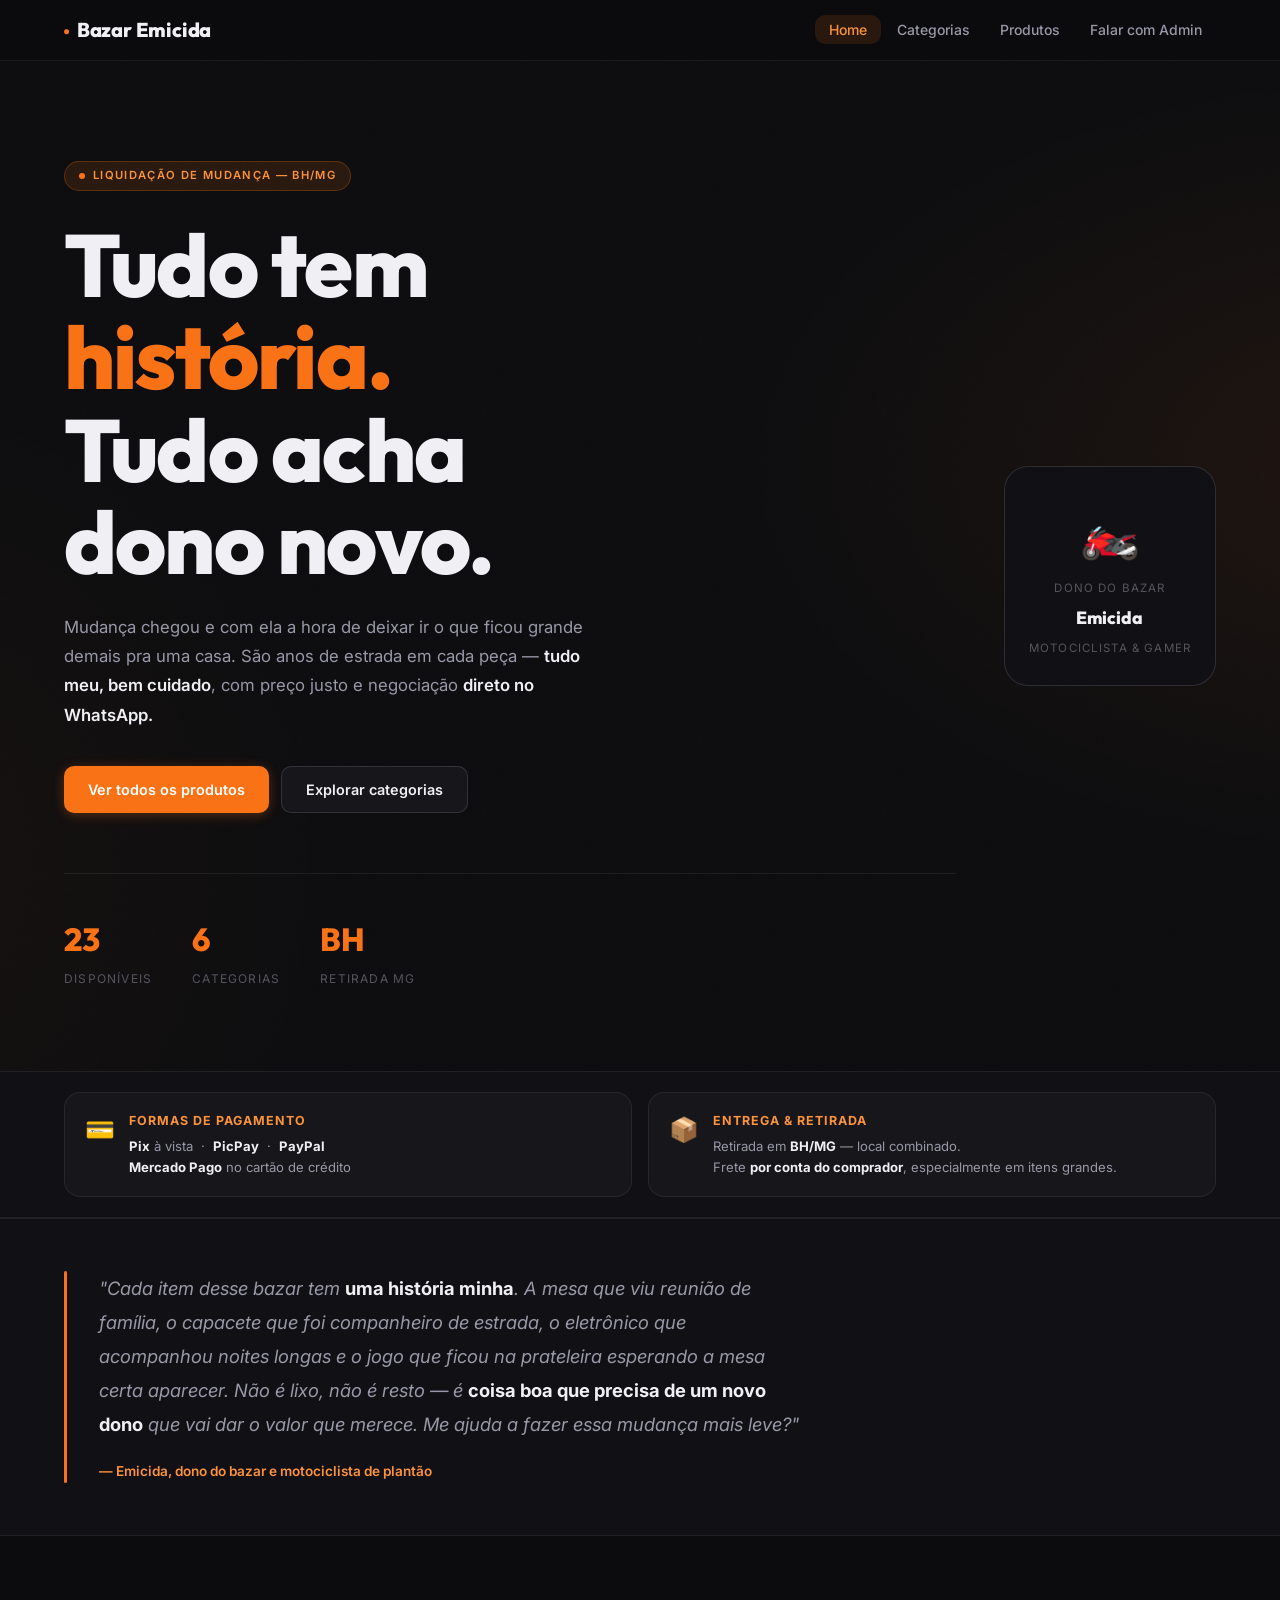
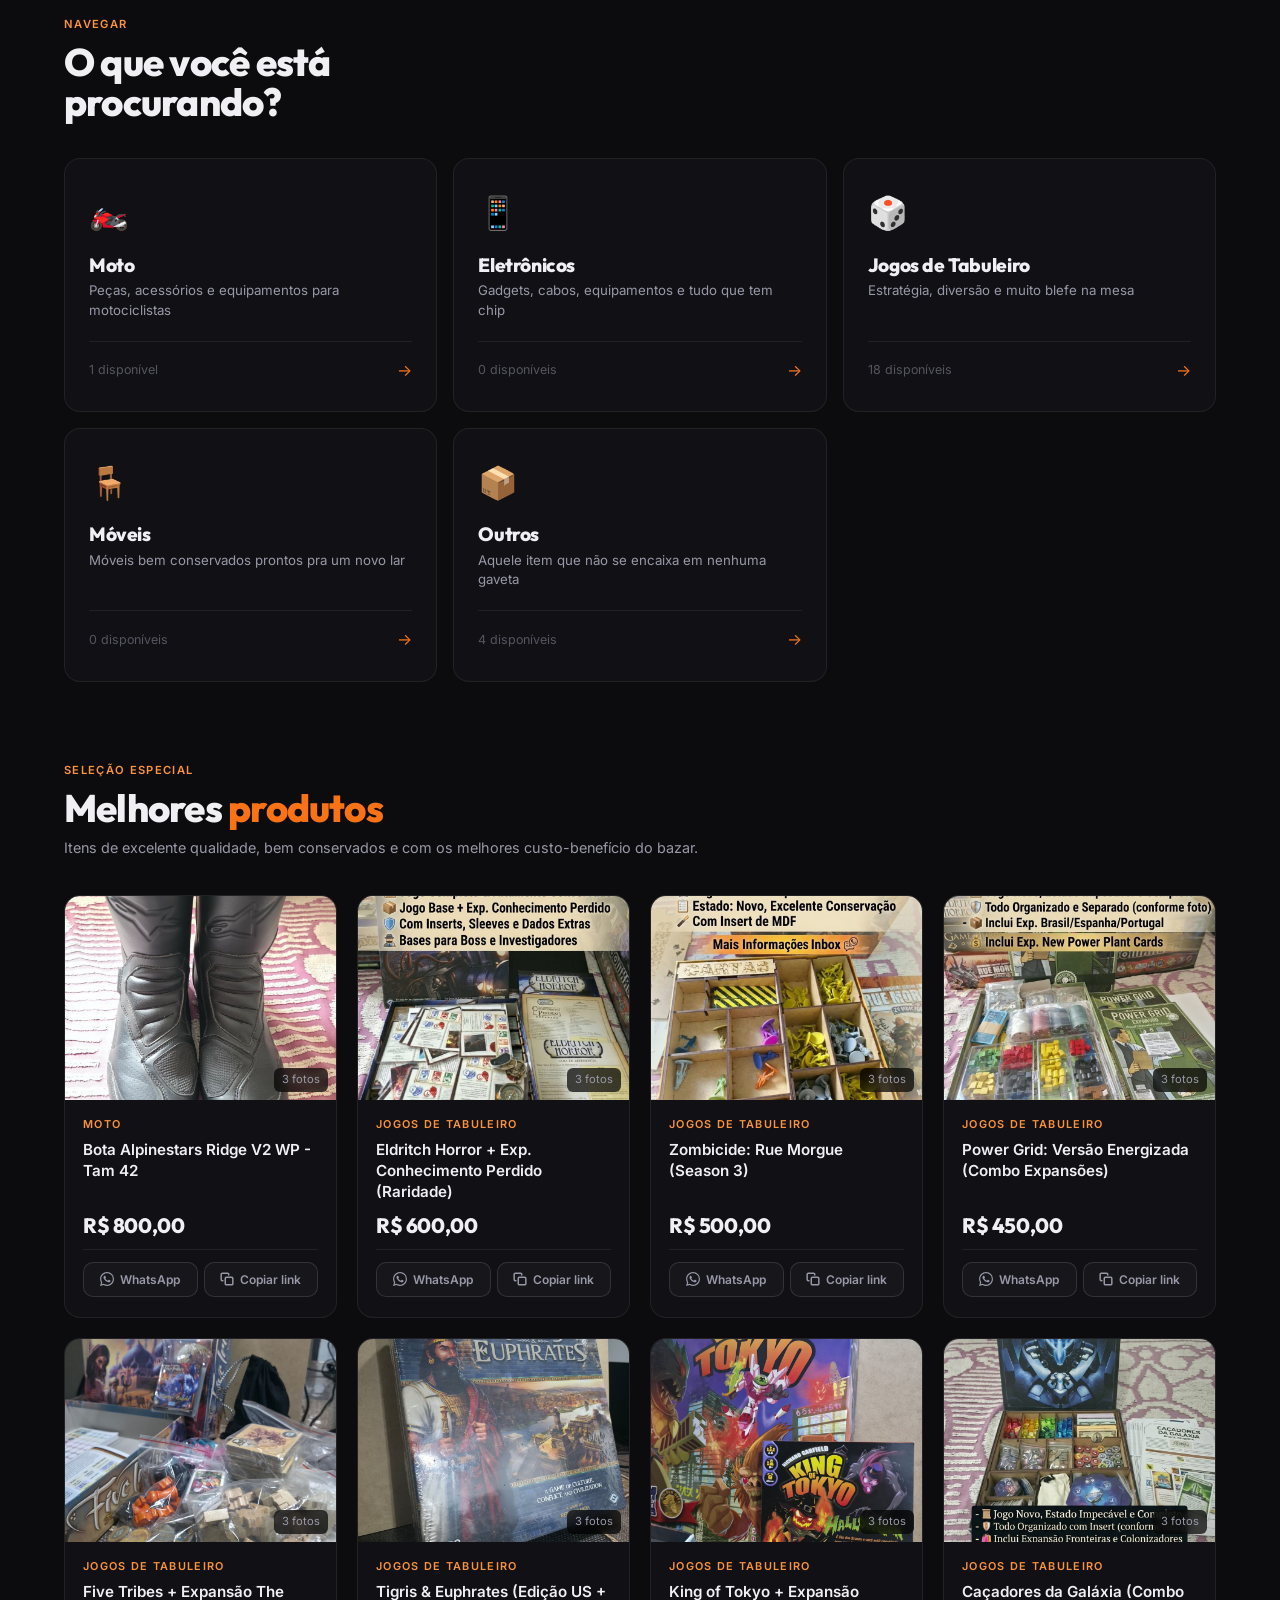
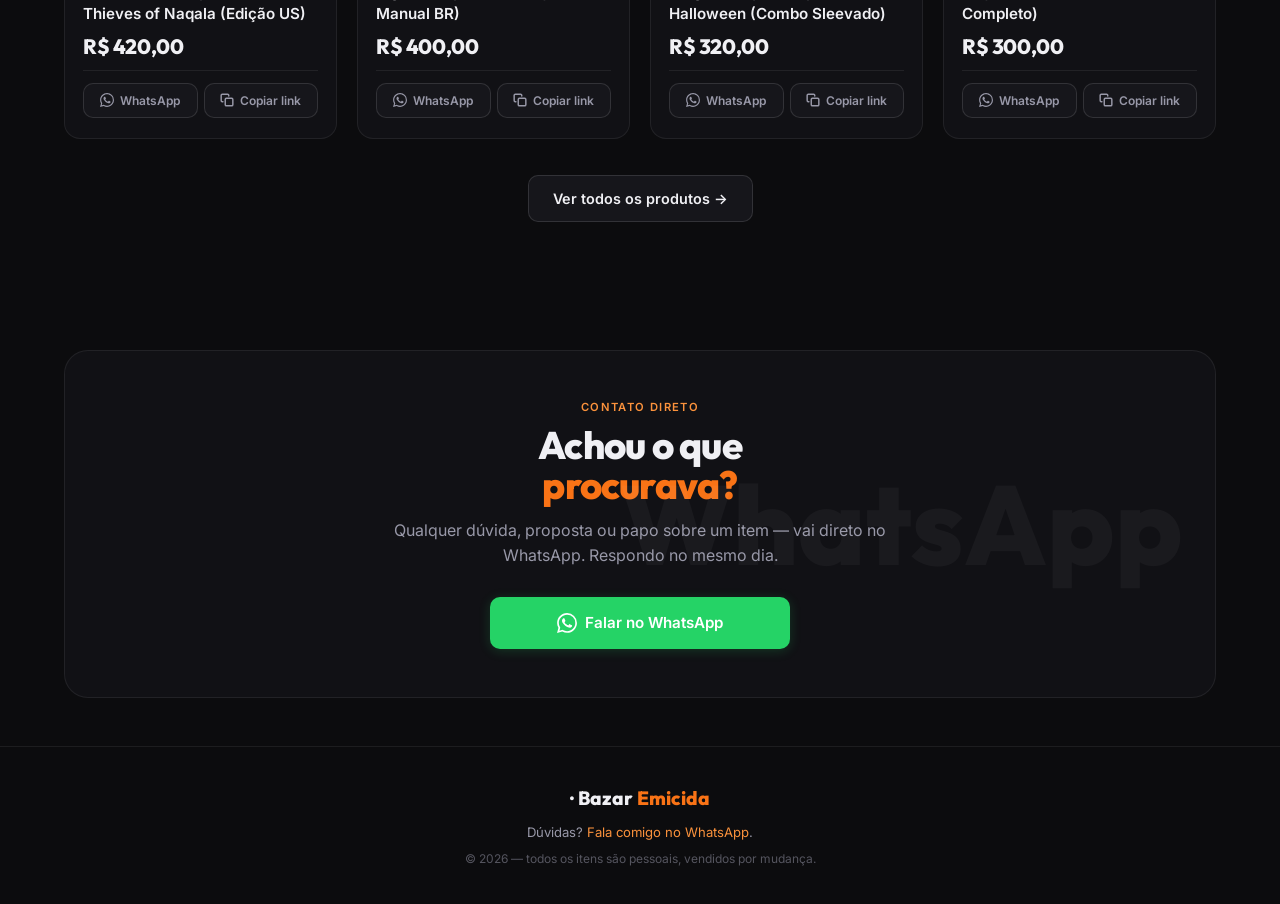
<file: index.html>
<!DOCTYPE html>
<html lang="pt-BR">
<head>
  <meta charset="UTF-8">
  <meta name="viewport" content="width=device-width, initial-scale=1.0">
  <title>Bazar Emicida — Tudo tem história, tudo acha dono novo</title>
  <meta name="description" content="Bazar de itens pessoais em ótimo estado. Mudança chegou, os preços são justos e a negociação é direto no WhatsApp.">
  <link rel="stylesheet" href="css/style.css">
</head>
<body>

<!-- ─── HERO ─────────────────────────────────────────────── -->
<section class="hero">
  <div class="container">
    <div class="hero-inner">
      <div>
        <div class="hero-eyebrow label-sm">Liquidação de mudança &mdash; BH/MG</div>
        <h1 class="hero-title display">
          Tudo tem<br><em>história.</em><br>Tudo acha<br>dono novo.
        </h1>
        <p class="hero-text">
          Mudança chegou e com ela a hora de deixar ir o que ficou grande demais
          pra uma casa. São anos de estrada em cada peça &mdash;
          <strong>tudo meu, bem cuidado</strong>, com preço justo e negociação
          <strong>direto no WhatsApp.</strong>
        </p>
        <div class="hero-cta">
          <a href="produtos.html" class="btn btn-primary">Ver todos os produtos</a>
          <a href="categorias.html" class="btn btn-ghost">Explorar categorias</a>
        </div>
        <div class="hero-stats">
          <div><span class="stat-n" id="statDisp">—</span><span class="stat-l">Disponíveis</span></div>
          <div><span class="stat-n">6</span><span class="stat-l">Categorias</span></div>
          <div><span class="stat-n">BH</span><span class="stat-l">Retirada MG</span></div>
        </div>
      </div>
      <div class="hero-badge" aria-hidden="true">
        <span class="hero-badge-icon">🏍️</span>
        <span class="hero-badge-text">Dono do bazar</span>
        <span class="hero-badge-name">Emicida</span>
        <span class="hero-badge-text">Motociclista &amp; gamer</span>
      </div>
    </div>
  </div>
</section>

<!-- ─── INFO STRIP ───────────────────────────────────────── -->
<div style="border-top:1px solid var(--line);border-bottom:1px solid var(--line);background:var(--bg1)">
  <div class="container" style="display:flex;gap:16px;padding-top:20px;padding-bottom:20px;flex-wrap:wrap">

    <div style="flex:1;min-width:240px;display:flex;align-items:flex-start;gap:14px;background:var(--bg2);border:1px solid var(--line);border-radius:var(--r2);padding:18px 20px">
      <span style="font-size:1.5rem;flex-shrink:0">💳</span>
      <div>
        <p style="font-size:0.78rem;font-weight:700;letter-spacing:.08em;text-transform:uppercase;color:var(--orange-txt);margin-bottom:5px">Formas de pagamento</p>
        <p style="font-size:0.82rem;color:var(--t2);line-height:1.6">
          <strong style="color:var(--t1)">Pix</strong> à vista &nbsp;·&nbsp;
          <strong style="color:var(--t1)">PicPay</strong> &nbsp;·&nbsp;
          <strong style="color:var(--t1)">PayPal</strong><br>
          <strong style="color:var(--t1)">Mercado Pago</strong> no cartão de crédito
        </p>
      </div>
    </div>

    <div style="flex:1;min-width:240px;display:flex;align-items:flex-start;gap:14px;background:var(--bg2);border:1px solid var(--line);border-radius:var(--r2);padding:18px 20px">
      <span style="font-size:1.5rem;flex-shrink:0">📦</span>
      <div>
        <p style="font-size:0.78rem;font-weight:700;letter-spacing:.08em;text-transform:uppercase;color:var(--orange-txt);margin-bottom:5px">Entrega &amp; Retirada</p>
        <p style="font-size:0.82rem;color:var(--t2);line-height:1.6">
          Retirada em <strong style="color:var(--t1)">BH/MG</strong> — local combinado.<br>
          Frete <strong style="color:var(--t1)">por conta do comprador</strong>, especialmente em itens grandes.
        </p>
      </div>
    </div>

  </div>
</div>

<!-- ─── HISTÓRIA ──────────────────────────────────────────── -->
<section class="historia">
  <div class="container">
    <div class="historia-inner">
      <div class="historia-accent"></div>
      <div class="historia-content">
        <blockquote>
          "Cada item desse bazar tem <strong>uma história minha</strong>. A mesa que viu reunião de família,
          o capacete que foi companheiro de estrada, o eletrônico que acompanhou noites longas
          e o jogo que ficou na prateleira esperando a mesa certa aparecer.
          Não é lixo, não é resto &mdash; é <strong>coisa boa que precisa de um novo dono</strong>
          que vai dar o valor que merece. Me ajuda a fazer essa mudança mais leve?"
        </blockquote>
        <p class="historia-sig">— Emicida, dono do bazar e motociclista de plantão</p>
      </div>
    </div>
  </div>
</section>

<!-- ─── CATEGORIAS ────────────────────────────────────────── -->
<section class="section">
  <div class="container">
    <div class="sh">
      <span class="sh-label label-sm">Navegar</span>
      <h2 class="sh-title display">O que você está<br>procurando?</h2>
    </div>
    <div class="grid-cats" id="listaCats"></div>
  </div>
</section>

<!-- ─── DESTAQUES ─────────────────────────────────────────── -->
<section class="section" style="padding-top:0">
  <div class="container">
    <div class="sh">
      <span class="sh-label label-sm">Seleção especial</span>
      <h2 class="sh-title display">Melhores <em style="font-style:normal;color:var(--orange)">produtos</em></h2>
      <p class="sh-sub">Itens de excelente qualidade, bem conservados e com os melhores custo-benefício do bazar.</p>
    </div>
    <div class="grid-auto" id="listaDestaques"></div>
    <div style="text-align:center;margin-top:36px">
      <a href="produtos.html" class="btn btn-ghost">Ver todos os produtos &rarr;</a>
    </div>
  </div>
</section>

<!-- ─── CTA ───────────────────────────────────────────────── -->
<section class="section-sm">
  <div class="container">
    <div class="banner" data-deco="WhatsApp">
      <div class="banner-center">
        <span class="sh-label label-sm" style="color:var(--orange-txt)">Contato direto</span>
        <h2 class="sh-title display" style="margin-top:8px">Achou o que<br><em style="font-style:normal;color:var(--orange)">procurava?</em></h2>
        <p>Qualquer dúvida, proposta ou papo sobre um item — vai direto no WhatsApp. Respondo no mesmo dia.</p>
        <a href="https://wa.me/5531988012741?text=Oi%2C+vim+do+Bazar+Emicida+e+quero+saber+mais!"
           target="_blank" rel="noopener"
           class="btn btn-wpp" style="max-width:300px;margin:0 auto">
          <svg width="20" height="20" viewBox="0 0 24 24" fill="currentColor"><path d="M17.472 14.382c-.297-.149-1.758-.867-2.03-.967-.273-.099-.471-.148-.67.15-.197.297-.767.966-.94 1.164-.173.199-.347.223-.644.075-.297-.15-1.255-.463-2.39-1.475-.883-.788-1.48-1.761-1.653-2.059-.173-.297-.018-.458.13-.606.134-.133.298-.347.446-.52.149-.174.198-.298.298-.497.099-.198.05-.371-.025-.52-.075-.149-.669-1.612-.916-2.207-.242-.579-.487-.5-.669-.51-.173-.008-.371-.01-.57-.01-.198 0-.52.074-.792.372-.272.297-1.04 1.016-1.04 2.479 0 1.462 1.065 2.875 1.213 3.074.149.198 2.096 3.2 5.077 4.487.709.306 1.262.489 1.694.625.712.227 1.36.195 1.871.118.571-.085 1.758-.719 2.006-1.413.248-.694.248-1.289.173-1.413-.074-.124-.272-.198-.57-.347m-5.421 7.403h-.004a9.87 9.87 0 01-5.031-1.378l-.361-.214-3.741.982.998-3.648-.235-.374a9.86 9.86 0 01-1.51-5.26c.001-5.45 4.436-9.884 9.888-9.884 2.64 0 5.122 1.03 6.988 2.898a9.825 9.825 0 012.893 6.994c-.003 5.45-4.437 9.884-9.885 9.884m8.413-18.297A11.815 11.815 0 0012.05 0C5.495 0 .16 5.335.157 11.892c0 2.096.547 4.142 1.588 5.945L.057 24l6.305-1.654a11.882 11.882 0 005.683 1.448h.005c6.554 0 11.89-5.335 11.893-11.893a11.821 11.821 0 00-3.48-8.413z"/></svg>
          Falar no WhatsApp
        </a>
      </div>
    </div>
  </div>
</section>

<script src="js/config.js"></script>
<script src="js/data.js"></script>
<script src="js/ui.js"></script>
<script>
  renderNavbar();
  renderFooter();

  // Categorias
  const listaCats = document.getElementById('listaCats');
  CONFIG.CATEGORIAS.forEach(cat => {
    const a = document.createElement('a');
    a.href = `produtos.html?categoria=${cat.id}`;
    a.className = 'card-cat';
    a.innerHTML = `
      <span class="card-cat-icon">${cat.icone}</span>
      <span class="card-cat-name display">${cat.nome}</span>
      <p class="card-cat-desc">${cat.descricao}</p>
      <div class="card-cat-footer">
        <span class="card-cat-count" id="count-${cat.id}">—</span>
        <span class="card-cat-arrow">&#8594;</span>
      </div>
    `;
    listaCats.appendChild(a);
  });

  // Produtos
  const listaDestaques = document.getElementById('listaDestaques');
  renderLoading(listaDestaques);

  fetchProdutos().then(todos => {
    const disp = todos.filter(isDisponivel);
    document.getElementById('statDisp').textContent = disp.length || '0';

    // Contador por categoria
    CONFIG.CATEGORIAS.forEach(cat => {
      const el = document.getElementById(`count-${cat.id}`);
      if (el) {
        const n = disp.filter(p => p.categoria === cat.id).length;
        el.textContent = `${n} disponíve${n !== 1 ? 'is' : 'l'}`;
      }
    });

    listaDestaques.innerHTML = '';
    const melhores = disp
      .sort((a, b) => parseFloat(b.preco) - parseFloat(a.preco))
      .slice(0, 8);
    if (!melhores.length) { renderVazio(listaDestaques, 'Nenhum item disponível no momento.'); return; }
    melhores.forEach(p => listaDestaques.appendChild(renderCardProduto(p)));
  });
</script>
</body>
</html>
</file>
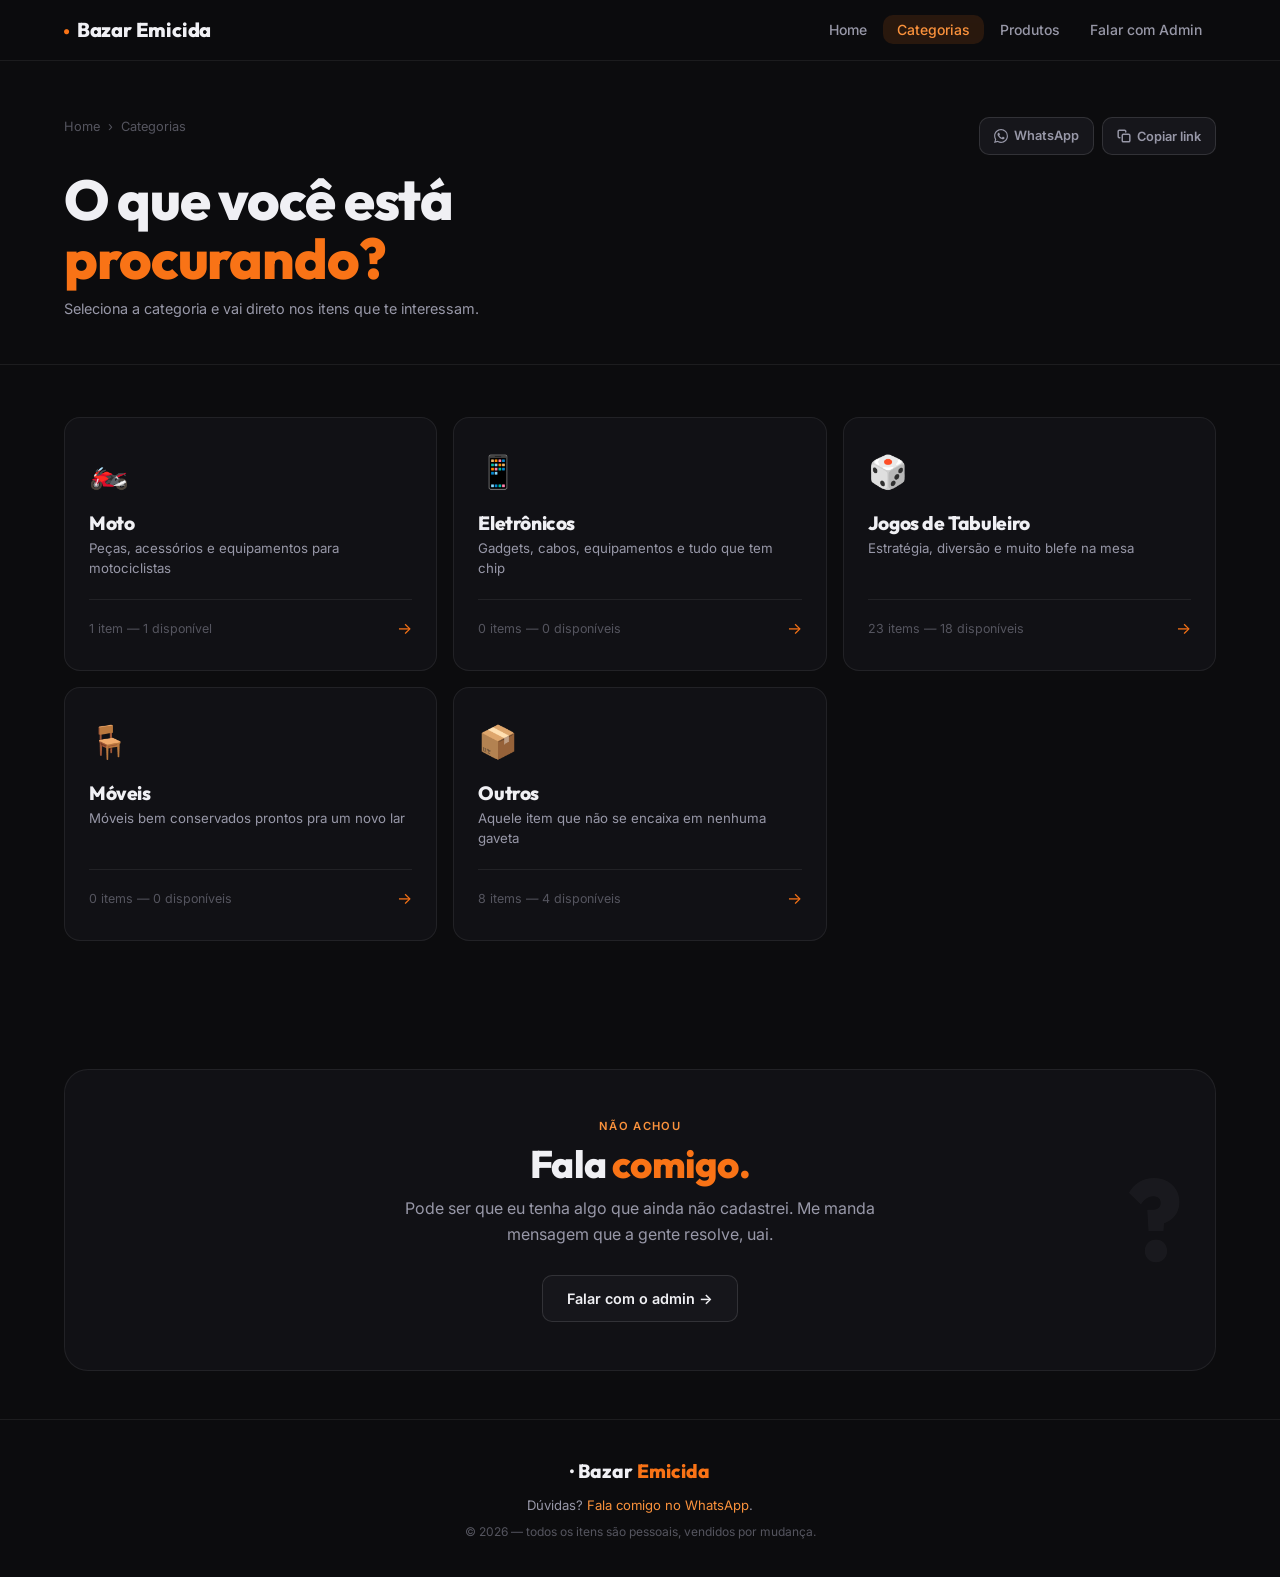
<file: categorias.html>
<!DOCTYPE html>
<html lang="pt-BR">
<head>
  <meta charset="UTF-8">
  <meta name="viewport" content="width=device-width, initial-scale=1.0">
  <title>Categorias — Bazar Emicida</title>
  <meta name="description" content="Navegue pelas categorias do Bazar Emicida: Motos, Eletrônicos, Jogos, Móveis, Casa e mais.">
  <link rel="stylesheet" href="css/style.css">
</head>
<body>
<div class="page-header">
  <div class="container">
    <div style="display:flex;align-items:flex-start;justify-content:space-between;gap:16px;flex-wrap:wrap">
      <nav class="breadcrumb">
        <a href="index.html">Home</a><span>&rsaquo;</span><span>Categorias</span>
      </nav>
      <div style="display:flex;gap:8px;flex-shrink:0">
        <a id="btnShareWpp" href="#" target="_blank" rel="noopener" class="share-btn wpp" style="padding:8px 14px;font-size:0.8rem">
          <svg width="14" height="14" viewBox="0 0 24 24" fill="currentColor"><path d="M17.472 14.382c-.297-.149-1.758-.867-2.03-.967-.273-.099-.471-.148-.67.15-.197.297-.767.966-.94 1.164-.173.199-.347.223-.644.075-.297-.15-1.255-.463-2.39-1.475-.883-.788-1.48-1.761-1.653-2.059-.173-.297-.018-.458.13-.606.134-.133.298-.347.446-.52.149-.174.198-.298.298-.497.099-.198.05-.371-.025-.52-.075-.149-.669-1.612-.916-2.207-.242-.579-.487-.5-.669-.51-.173-.008-.371-.01-.57-.01-.198 0-.52.074-.792.372-.272.297-1.04 1.016-1.04 2.479 0 1.462 1.065 2.875 1.213 3.074.149.198 2.096 3.2 5.077 4.487.709.306 1.262.489 1.694.625.712.227 1.36.195 1.871.118.571-.085 1.758-.719 2.006-1.413.248-.694.248-1.289.173-1.413-.074-.124-.272-.198-.57-.347m-5.421 7.403h-.004a9.87 9.87 0 01-5.031-1.378l-.361-.214-3.741.982.998-3.648-.235-.374a9.86 9.86 0 01-1.51-5.26c.001-5.45 4.436-9.884 9.888-9.884 2.64 0 5.122 1.03 6.988 2.898a9.825 9.825 0 012.893 6.994c-.003 5.45-4.437 9.884-9.885 9.884m8.413-18.297A11.815 11.815 0 0012.05 0C5.495 0 .16 5.335.157 11.892c0 2.096.547 4.142 1.588 5.945L.057 24l6.305-1.654a11.882 11.882 0 005.683 1.448h.005c6.554 0 11.89-5.335 11.893-11.893a11.821 11.821 0 00-3.48-8.413z"/></svg>
          <span>WhatsApp</span>
        </a>
        <button id="btnShareCopy" class="share-btn copy" style="padding:8px 14px;font-size:0.8rem">
          <svg width="14" height="14" viewBox="0 0 24 24" fill="none" stroke="currentColor" stroke-width="2.5" stroke-linecap="round" stroke-linejoin="round"><rect x="9" y="9" width="13" height="13" rx="2"/><path d="M5 15H4a2 2 0 01-2-2V4a2 2 0 012-2h9a2 2 0 012 2v1"/></svg>
          <span>Copiar link</span>
        </button>
      </div>
    </div>
    <h1 class="sh-title display" style="font-size:clamp(2rem,6vw,3.5rem);margin-top:16px">O que você está<br><em style="font-style:normal;color:var(--orange)">procurando?</em></h1>
    <p class="sh-sub" style="margin-top:8px">Seleciona a categoria e vai direto nos itens que te interessam.</p>
  </div>
</div>

<section class="section" style="padding-top:0">
  <div class="container">
    <div class="grid-cats" id="listaCats"></div>
  </div>
</section>

<section class="section-sm">
  <div class="container">
    <div class="banner" data-deco="?">
      <div class="banner-center">
        <span class="sh-label label-sm" style="color:var(--orange-txt)">Não achou</span>
        <h2 class="sh-title display" style="margin-top:8px">Fala <em style="font-style:normal;color:var(--orange)">comigo.</em></h2>
        <p>Pode ser que eu tenha algo que ainda não cadastrei. Me manda mensagem que a gente resolve, uai.</p>
        <a href="contato.html" class="btn btn-ghost" style="margin:0 auto">Falar com o admin &rarr;</a>
      </div>
    </div>
  </div>
</section>

<script src="js/config.js"></script>
<script src="js/data.js"></script>
<script src="js/ui.js"></script>
<script>
  renderNavbar();
  renderFooter();

  const PAGE_URL = 'https://rabsouza.github.io/bazar_emicida/categorias.html';

  // WhatsApp
  const msg = `🏍️ *Bazar Emicida — Liquidação de Mudança!*\n\nEstou vendendo itens pessoais bem conservados com preço justo: jogos de tabuleiro raros, equipamentos de moto, eletrônicos, móveis e muito mais!\n\n✅ Tudo meu e bem cuidado\n✅ Preço justo e negociável\n✅ Pix, PicPay, PayPal ou cartão\n📍 Retirada em BH/MG\n\n👇 Dá uma olhada e me chama se gostar de algo!\n${PAGE_URL}`;
  document.getElementById('btnShareWpp').href = `https://wa.me/?text=${encodeURIComponent(msg)}`;

  // Copiar link
  document.getElementById('btnShareCopy').addEventListener('click', function () {
    navigator.clipboard.writeText(PAGE_URL).then(() => {
      const span = this.querySelector('span');
      this.classList.add('copiado');
      span.textContent = 'Copiado!';
      // toast
      let toast = document.getElementById('_toast');
      if (!toast) { toast = document.createElement('div'); toast.className = 'toast'; toast.id = '_toast'; document.body.appendChild(toast); }
      toast.textContent = 'Link copiado — cola no Instagram Stories 🔗';
      toast.classList.add('show');
      setTimeout(() => { toast.classList.remove('show'); this.classList.remove('copiado'); span.textContent = 'Copiar link'; }, 2500);
    });
  });

  const lista = document.getElementById('listaCats');

  fetchProdutos().then(todos => {
    CONFIG.CATEGORIAS.forEach(cat => {
      const total = todos.filter(p => p.categoria === cat.id).length;
      const disp  = todos.filter(p => p.categoria === cat.id && isDisponivel(p)).length;

      const a = document.createElement('a');
      a.href = `produtos.html?categoria=${cat.id}`;
      a.className = 'card-cat';
      a.innerHTML = `
        <span class="card-cat-icon">${cat.icone}</span>
        <span class="card-cat-name display">${cat.nome}</span>
        <p class="card-cat-desc">${cat.descricao}</p>
        <div class="card-cat-footer">
          <span class="card-cat-count">${total} item${total !== 1 ? 's' : ''} &mdash; ${disp} disponíve${disp !== 1 ? 'is' : 'l'}</span>
          <span class="card-cat-arrow">&#8594;</span>
        </div>
      `;
      lista.appendChild(a);
    });
  });
</script>
</body>
</html>
</file>
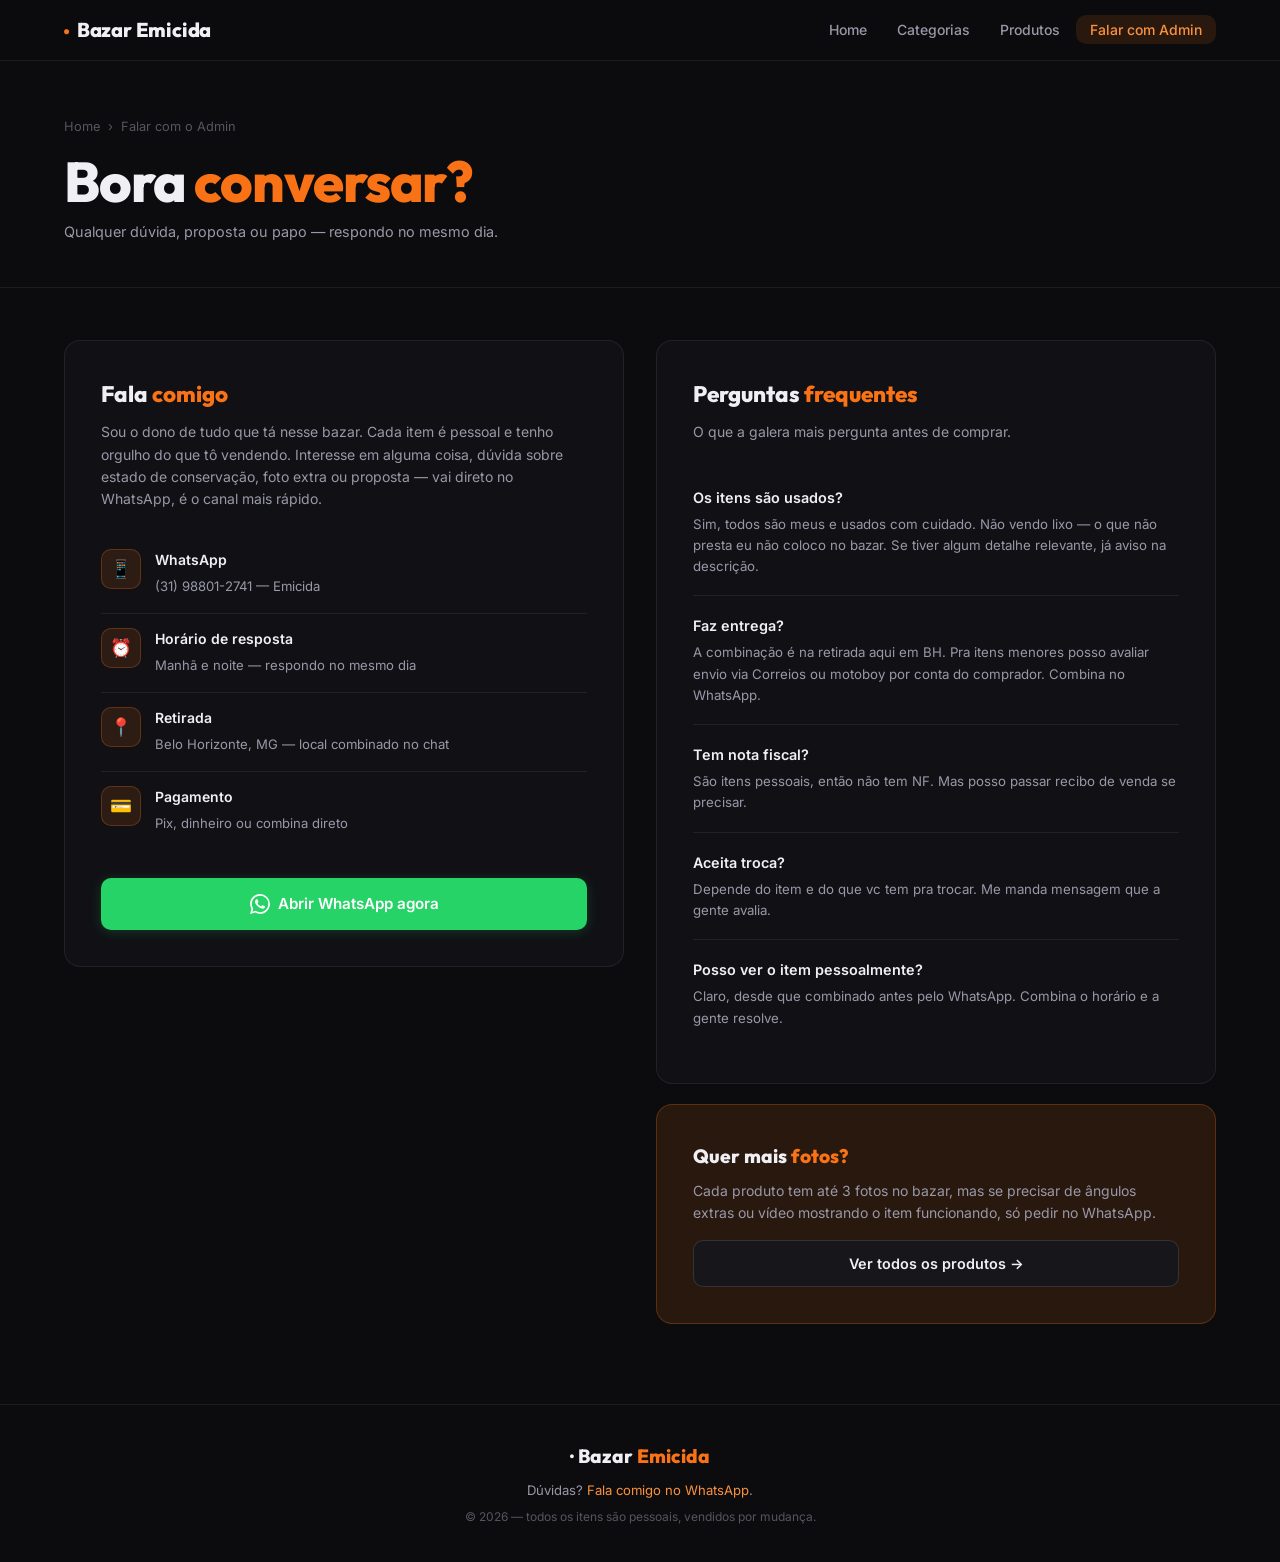
<file: contato.html>
<!DOCTYPE html>
<html lang="pt-BR">
<head>
  <meta charset="UTF-8">
  <meta name="viewport" content="width=device-width, initial-scale=1.0">
  <title>Falar com o Admin — Bazar Emicida</title>
  <meta name="description" content="Dúvidas sobre algum item? Fala direto com o dono do bazar pelo WhatsApp.">
  <link rel="stylesheet" href="css/style.css">
</head>
<body>
<div class="page-header">
  <div class="container">
    <nav class="breadcrumb">
      <a href="index.html">Home</a><span>&rsaquo;</span><span>Falar com o Admin</span>
    </nav>
    <h1 class="sh-title display" style="font-size:clamp(2rem,6vw,3.5rem)">Bora <em style="font-style:normal;color:var(--orange)">conversar?</em></h1>
    <p class="sh-sub" style="margin-top:8px">Qualquer dúvida, proposta ou papo — respondo no mesmo dia.</p>
  </div>
</div>

<section class="section" style="padding-top:0">
  <div class="container">
    <div class="contato-grid">

      <!-- Card contato -->
      <div class="ccard">
        <h2 class="ccard-title">Fala <em>comigo</em></h2>
        <p class="ccard-sub">
          Sou o dono de tudo que tá nesse bazar. Cada item é pessoal e tenho orgulho
          do que tô vendendo. Interesse em alguma coisa, dúvida sobre estado de conservação,
          foto extra ou proposta — vai direto no WhatsApp, é o canal mais rápido.
        </p>

        <div class="citem">
          <div class="citem-icon">📱</div>
          <div class="citem-info">
            <strong>WhatsApp</strong>
            <span>(31) 98801-2741 — Emicida</span>
          </div>
        </div>
        <div class="citem">
          <div class="citem-icon">⏰</div>
          <div class="citem-info">
            <strong>Horário de resposta</strong>
            <span>Manhã e noite — respondo no mesmo dia</span>
          </div>
        </div>
        <div class="citem">
          <div class="citem-icon">📍</div>
          <div class="citem-info">
            <strong>Retirada</strong>
            <span>Belo Horizonte, MG — local combinado no chat</span>
          </div>
        </div>
        <div class="citem">
          <div class="citem-icon">💳</div>
          <div class="citem-info">
            <strong>Pagamento</strong>
            <span>Pix, dinheiro ou combina direto</span>
          </div>
        </div>

        <a href="https://wa.me/5531988012741?text=Oi%2C+vim+do+Bazar+Emicida+e+tenho+uma+d%C3%BAvida!"
           target="_blank" rel="noopener"
           class="btn btn-wpp" style="margin-top:28px">
          <svg width="20" height="20" viewBox="0 0 24 24" fill="currentColor"><path d="M17.472 14.382c-.297-.149-1.758-.867-2.03-.967-.273-.099-.471-.148-.67.15-.197.297-.767.966-.94 1.164-.173.199-.347.223-.644.075-.297-.15-1.255-.463-2.39-1.475-.883-.788-1.48-1.761-1.653-2.059-.173-.297-.018-.458.13-.606.134-.133.298-.347.446-.52.149-.174.198-.298.298-.497.099-.198.05-.371-.025-.52-.075-.149-.669-1.612-.916-2.207-.242-.579-.487-.5-.669-.51-.173-.008-.371-.01-.57-.01-.198 0-.52.074-.792.372-.272.297-1.04 1.016-1.04 2.479 0 1.462 1.065 2.875 1.213 3.074.149.198 2.096 3.2 5.077 4.487.709.306 1.262.489 1.694.625.712.227 1.36.195 1.871.118.571-.085 1.758-.719 2.006-1.413.248-.694.248-1.289.173-1.413-.074-.124-.272-.198-.57-.347m-5.421 7.403h-.004a9.87 9.87 0 01-5.031-1.378l-.361-.214-3.741.982.998-3.648-.235-.374a9.86 9.86 0 01-1.51-5.26c.001-5.45 4.436-9.884 9.888-9.884 2.64 0 5.122 1.03 6.988 2.898a9.825 9.825 0 012.893 6.994c-.003 5.45-4.437 9.884-9.885 9.884m8.413-18.297A11.815 11.815 0 0012.05 0C5.495 0 .16 5.335.157 11.892c0 2.096.547 4.142 1.588 5.945L.057 24l6.305-1.654a11.882 11.882 0 005.683 1.448h.005c6.554 0 11.89-5.335 11.893-11.893a11.821 11.821 0 00-3.48-8.413z"/></svg>
          Abrir WhatsApp agora
        </a>
      </div>

      <!-- FAQ -->
      <div style="display:flex;flex-direction:column;gap:20px">
        <div class="ccard">
          <h2 class="ccard-title">Perguntas <em>frequentes</em></h2>
          <p class="ccard-sub">O que a galera mais pergunta antes de comprar.</p>

          <div class="faq-item">
            <p class="faq-q">Os itens são usados?</p>
            <p class="faq-a">Sim, todos são meus e usados com cuidado. Não vendo lixo — o que não presta eu não coloco no bazar. Se tiver algum detalhe relevante, já aviso na descrição.</p>
          </div>
          <div class="faq-item">
            <p class="faq-q">Faz entrega?</p>
            <p class="faq-a">A combinação é na retirada aqui em BH. Pra itens menores posso avaliar envio via Correios ou motoboy por conta do comprador. Combina no WhatsApp.</p>
          </div>
          <div class="faq-item">
            <p class="faq-q">Tem nota fiscal?</p>
            <p class="faq-a">São itens pessoais, então não tem NF. Mas posso passar recibo de venda se precisar.</p>
          </div>
          <div class="faq-item">
            <p class="faq-q">Aceita troca?</p>
            <p class="faq-a">Depende do item e do que vc tem pra trocar. Me manda mensagem que a gente avalia.</p>
          </div>
          <div class="faq-item">
            <p class="faq-q">Posso ver o item pessoalmente?</p>
            <p class="faq-a">Claro, desde que combinado antes pelo WhatsApp. Combina o horário e a gente resolve.</p>
          </div>
        </div>

        <div class="ccard" style="background:var(--orange-dim);border-color:var(--orange-mid)">
          <h3 class="ccard-title" style="font-size:1.2rem">Quer mais <em>fotos?</em></h3>
          <p class="ccard-sub" style="margin-bottom:16px">Cada produto tem até 3 fotos no bazar, mas se precisar de ângulos extras ou vídeo mostrando o item funcionando, só pedir no WhatsApp.</p>
          <a href="produtos.html" class="btn btn-ghost" style="width:100%;justify-content:center">Ver todos os produtos &rarr;</a>
        </div>
      </div>

    </div>
  </div>
</section>

<script src="js/config.js"></script>
<script src="js/data.js"></script>
<script src="js/ui.js"></script>
<script>
  renderNavbar();
  renderFooter();
</script>
</body>
</html>
</file>
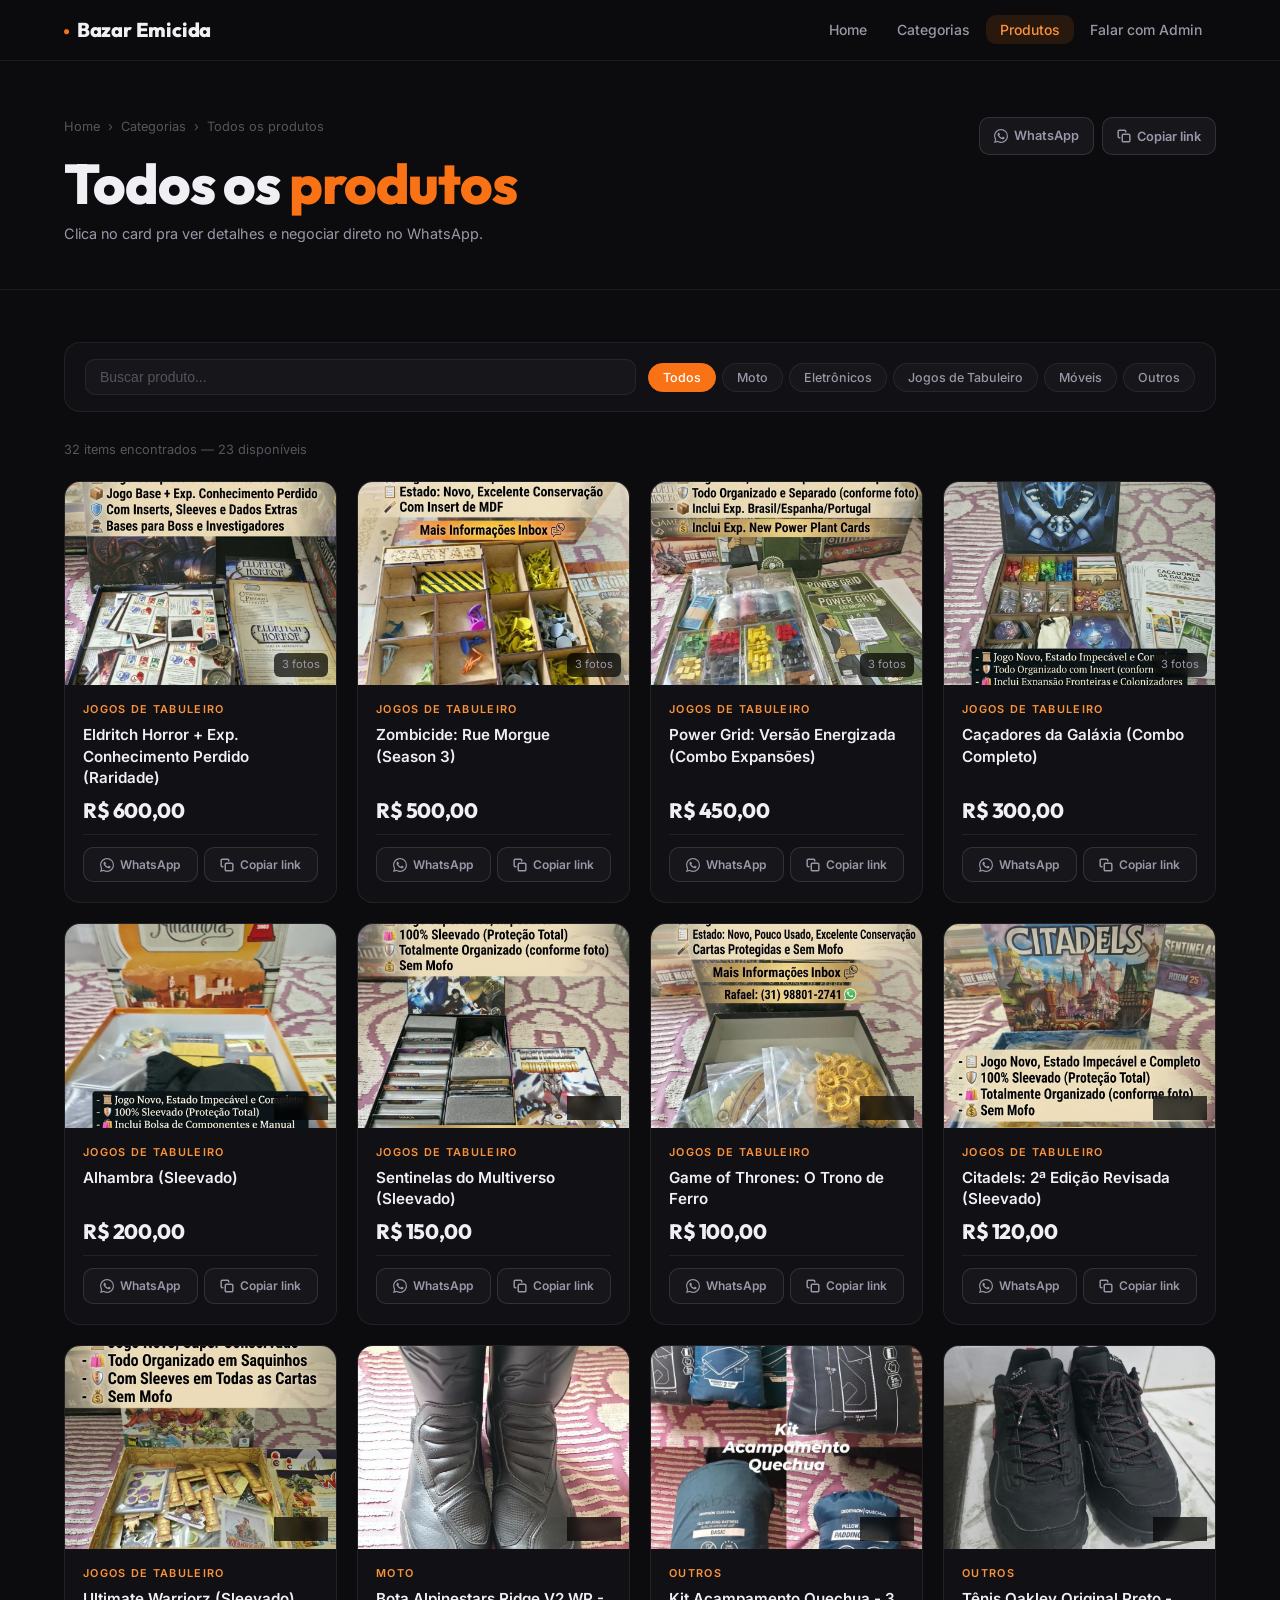
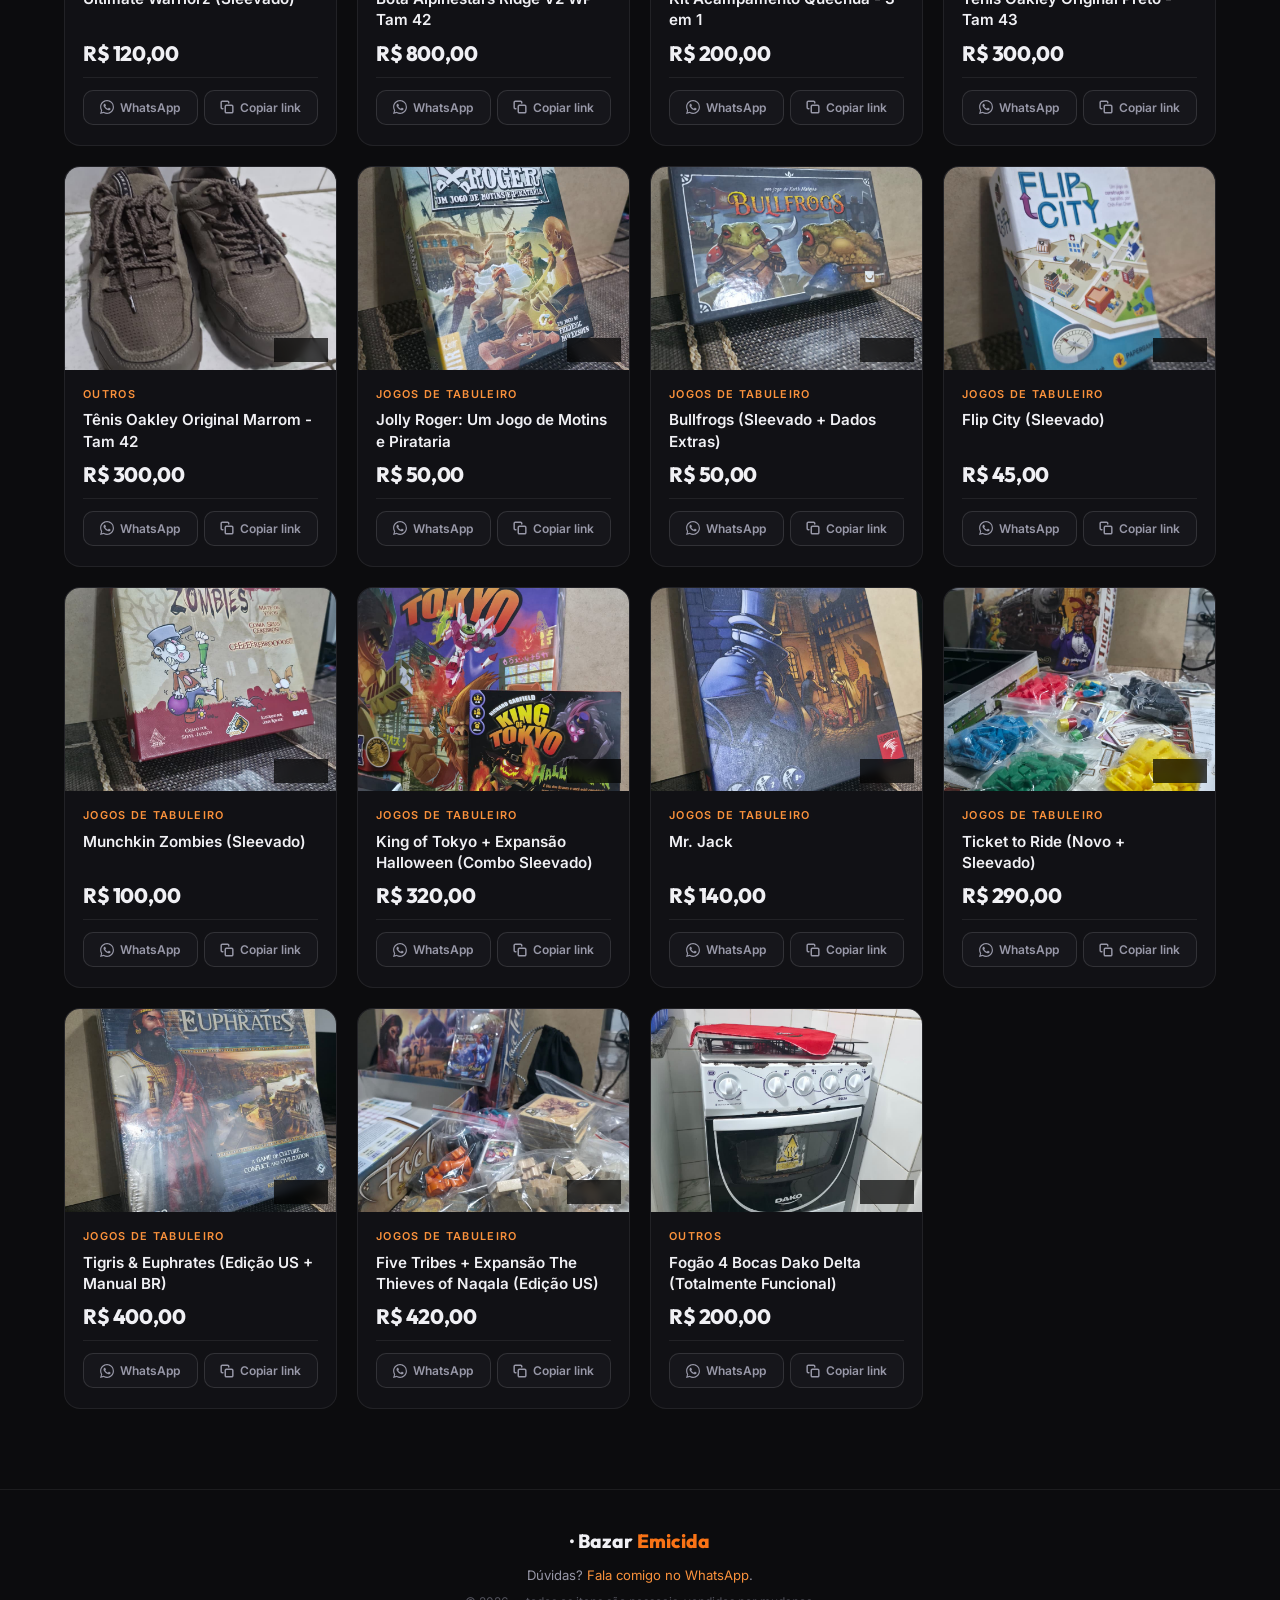
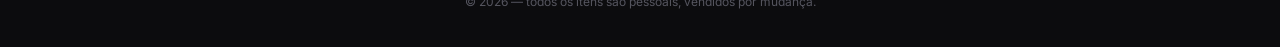
<file: produtos.html>
<!DOCTYPE html>
<html lang="pt-BR">
<head>
  <meta charset="UTF-8">
  <meta name="viewport" content="width=device-width, initial-scale=1.0">
  <title>Produtos — Bazar Emicida</title>
  <meta name="description" content="Todos os itens do Bazar Emicida. Filtre por categoria e negocie direto no WhatsApp.">
  <link rel="stylesheet" href="css/style.css">
</head>
<body>
<div class="page-header">
  <div class="container">
    <div style="display:flex;align-items:flex-start;justify-content:space-between;gap:16px;flex-wrap:wrap">
      <nav class="breadcrumb" id="breadcrumb">
        <a href="index.html">Home</a><span>&rsaquo;</span>
        <a href="categorias.html">Categorias</a><span>&rsaquo;</span>
        <span id="bcCat">Todos os produtos</span>
      </nav>
      <div style="display:flex;gap:8px;flex-shrink:0">
        <a id="btnShareWpp" href="#" target="_blank" rel="noopener" class="share-btn wpp" style="padding:8px 14px;font-size:0.8rem">
          <svg width="14" height="14" viewBox="0 0 24 24" fill="currentColor"><path d="M17.472 14.382c-.297-.149-1.758-.867-2.03-.967-.273-.099-.471-.148-.67.15-.197.297-.767.966-.94 1.164-.173.199-.347.223-.644.075-.297-.15-1.255-.463-2.39-1.475-.883-.788-1.48-1.761-1.653-2.059-.173-.297-.018-.458.13-.606.134-.133.298-.347.446-.52.149-.174.198-.298.298-.497.099-.198.05-.371-.025-.52-.075-.149-.669-1.612-.916-2.207-.242-.579-.487-.5-.669-.51-.173-.008-.371-.01-.57-.01-.198 0-.52.074-.792.372-.272.297-1.04 1.016-1.04 2.479 0 1.462 1.065 2.875 1.213 3.074.149.198 2.096 3.2 5.077 4.487.709.306 1.262.489 1.694.625.712.227 1.36.195 1.871.118.571-.085 1.758-.719 2.006-1.413.248-.694.248-1.289.173-1.413-.074-.124-.272-.198-.57-.347m-5.421 7.403h-.004a9.87 9.87 0 01-5.031-1.378l-.361-.214-3.741.982.998-3.648-.235-.374a9.86 9.86 0 01-1.51-5.26c.001-5.45 4.436-9.884 9.888-9.884 2.64 0 5.122 1.03 6.988 2.898a9.825 9.825 0 012.893 6.994c-.003 5.45-4.437 9.884-9.885 9.884m8.413-18.297A11.815 11.815 0 0012.05 0C5.495 0 .16 5.335.157 11.892c0 2.096.547 4.142 1.588 5.945L.057 24l6.305-1.654a11.882 11.882 0 005.683 1.448h.005c6.554 0 11.89-5.335 11.893-11.893a11.821 11.821 0 00-3.48-8.413z"/></svg>
          <span>WhatsApp</span>
        </a>
        <button id="btnShareCopy" class="share-btn copy" style="padding:8px 14px;font-size:0.8rem">
          <svg width="14" height="14" viewBox="0 0 24 24" fill="none" stroke="currentColor" stroke-width="2.5" stroke-linecap="round" stroke-linejoin="round"><rect x="9" y="9" width="13" height="13" rx="2"/><path d="M5 15H4a2 2 0 01-2-2V4a2 2 0 012-2h9a2 2 0 012 2v1"/></svg>
          <span>Copiar link</span>
        </button>
      </div>
    </div>
    <h1 class="sh-title display" id="pageTitle" style="font-size:clamp(2rem,6vw,3.5rem)">Todos os <em style="font-style:normal;color:var(--orange)">produtos</em></h1>
    <p class="sh-sub" id="pageSub" style="margin-top:8px">Clica no card pra ver detalhes e negociar direto no WhatsApp.</p>
  </div>
</div>

<section class="section" style="padding-top:0">
  <div class="container">
    <div class="filtro">
      <input class="filtro-input" id="busca" type="text" placeholder="Buscar produto..." autocomplete="off">
      <div class="filtro-tags" id="filtroTags"></div>
    </div>
    <p class="filtro-count" id="contador"></p>
    <div class="grid-auto" id="lista"></div>
  </div>
</section>

<script src="js/config.js"></script>
<script src="js/data.js"></script>
<script src="js/ui.js"></script>
<script>
  renderNavbar();
  renderFooter();

  const params = new URLSearchParams(window.location.search);
  let catAtiva   = params.get('categoria') || '';
  let buscaAtiva = '';
  let todos      = [];

  // Ajusta título se tem categoria
  if (catAtiva) {
    const cat = CONFIG.CATEGORIAS.find(c => c.id === catAtiva);
    if (cat) {
      document.getElementById('bcCat').textContent = cat.nome;
      document.getElementById('pageTitle').innerHTML =
        `<em style="font-style:normal;color:var(--orange)">${cat.icone}</em> ${cat.nome}`;
      document.getElementById('pageSub').textContent = cat.descricao;
    }
  }

  // Tags de filtro
  const tagsEl = document.getElementById('filtroTags');
  function mkTag(label, id) {
    const b = document.createElement('button');
    b.className = `ftag${catAtiva === id ? ' on' : ''}`;
    b.textContent = label;
    b.dataset.id  = id;
    b.onclick = () => {
      catAtiva = id;
      tagsEl.querySelectorAll('.ftag').forEach(t => t.classList.toggle('on', t.dataset.id === id));
      const url = new URL(window.location);
      id ? url.searchParams.set('categoria', id) : url.searchParams.delete('categoria');
      window.history.replaceState({}, '', url);
      render();
    };
    return b;
  }
  tagsEl.appendChild(mkTag('Todos', ''));
  CONFIG.CATEGORIAS.forEach(c => tagsEl.appendChild(mkTag(c.nome, c.id)));

  // Busca
  document.getElementById('busca').oninput = e => { buscaAtiva = e.target.value.toLowerCase().trim(); render(); };

  function render() {
    const lista = document.getElementById('lista');
    let filtrados = todos;
    if (catAtiva)   filtrados = filtrados.filter(p => p.categoria === catAtiva);
    if (buscaAtiva) filtrados = filtrados.filter(p =>
      p.nome?.toLowerCase().includes(buscaAtiva) || p.descricao?.toLowerCase().includes(buscaAtiva));

    const disp = filtrados.filter(isDisponivel).length;
    document.getElementById('contador').textContent =
      `${filtrados.length} item${filtrados.length !== 1 ? 's' : ''} encontrado${filtrados.length !== 1 ? 's' : ''} — ${disp} disponíve${disp !== 1 ? 'is' : 'l'}`;

    lista.innerHTML = '';
    if (!filtrados.length) { renderVazio(lista, 'Nenhum item com esses filtros.'); return; }

    filtrados.filter(isDisponivel).forEach(p => lista.appendChild(renderCardProduto(p)));
  }

  // Share buttons do topo
  const PAGE_URL = 'https://rabsouza.github.io/bazar_emicida/produtos.html';
  const shareMsg = `🏍️ *Bazar Emicida — Liquidação de Mudança!*\n\nEstou vendendo itens pessoais bem conservados com preço justo: jogos de tabuleiro raros, equipamentos de moto, eletrônicos, móveis e muito mais!\n\n✅ Tudo meu e bem cuidado\n✅ Preço justo e negociável\n✅ Pix, PicPay, PayPal ou cartão\n📍 Retirada em BH/MG\n\n👇 Dá uma olhada e me chama se gostar de algo!\n${PAGE_URL}`;
  document.getElementById('btnShareWpp').href = `https://wa.me/?text=${encodeURIComponent(shareMsg)}`;
  document.getElementById('btnShareCopy').addEventListener('click', function () {
    navigator.clipboard.writeText(PAGE_URL).then(() => {
      const span = this.querySelector('span');
      this.classList.add('copiado'); span.textContent = 'Copiado!';
      let toast = document.getElementById('_toast');
      if (!toast) { toast = document.createElement('div'); toast.className = 'toast'; toast.id = '_toast'; document.body.appendChild(toast); }
      toast.textContent = 'Link copiado — cola no Instagram Stories 🔗';
      toast.classList.add('show');
      setTimeout(() => { toast.classList.remove('show'); this.classList.remove('copiado'); span.textContent = 'Copiar link'; }, 2500);
    });
  });

  const lista = document.getElementById('lista');
  renderLoading(lista);
  fetchProdutos().then(data => {
    todos = data;
    render();

    // Abre modal direto se ?id= estiver na URL
    const idParam = new URLSearchParams(window.location.search).get('id');
    if (idParam) {
      const produto = data.find(p => p.id === idParam);
      if (produto) setTimeout(() => abrirModal(produto), 300);
    }
  });
</script>
</body>
</html>
</file>
<file: css/style.css>
@import url('https://fonts.googleapis.com/css2?family=Outfit:wght@700;800&family=Inter:wght@400;500;600&display=swap');

/* ─── RESET ─────────────────────────────────────────────── */
*, *::before, *::after { box-sizing: border-box; margin: 0; padding: 0; }
html { scroll-behavior: smooth; font-size: 16px; }
body {
  background: #0c0c0e;
  color: #e8e8ec;
  font-family: 'Inter', system-ui, sans-serif;
  line-height: 1.6;
  min-height: 100vh;
  display: flex;
  flex-direction: column;
  -webkit-font-smoothing: antialiased;
}
a { color: inherit; text-decoration: none; }
img { display: block; max-width: 100%; }
button { font-family: inherit; cursor: pointer; border: none; background: none; }
ul, ol { list-style: none; }

/* ─── TOKENS ─────────────────────────────────────────────── */
:root {
  --bg:         #0c0c0e;
  --bg1:        #111115;
  --bg2:        #16161b;
  --bg3:        #1c1c23;
  --line:       rgba(255,255,255,0.07);
  --line2:      rgba(255,255,255,0.12);

  --orange:     #f97316;
  --orange-dim: rgba(249,115,22,0.12);
  --orange-mid: rgba(249,115,22,0.25);
  --orange-txt: #fb923c;

  --green:  #22c55e;
  --red:    #ef4444;

  --t1: #f0f0f4;
  --t2: #9898a8;
  --t3: #55555f;

  --r:   10px;
  --r2:  16px;
  --r3:  24px;

  --ease: cubic-bezier(.25,.8,.25,1);
  --dur:  200ms;

  --shadow-sm:  0 1px 3px rgba(0,0,0,.5);
  --shadow-md:  0 4px 20px rgba(0,0,0,.6);
  --shadow-lg:  0 8px 40px rgba(0,0,0,.7);
  --glow:       0 0 30px rgba(249,115,22,.18);
}

/* ─── UTILS ──────────────────────────────────────────────── */
.container    { max-width: 1200px; margin: 0 auto; padding: 0 24px; }
.section      { padding: 80px 0; }
.section-sm   { padding: 48px 0; }
.grid-auto    { display: grid; grid-template-columns: repeat(auto-fill, minmax(270px, 1fr)); gap: 20px; }
.grid-cats    { display: grid; grid-template-columns: repeat(auto-fill, minmax(300px, 1fr)); gap: 16px; }
.sr-only      { position: absolute; width: 1px; height: 1px; overflow: hidden; clip: rect(0,0,0,0); }

/* ─── TIPOGRAFIA ─────────────────────────────────────────── */
.display {
  font-family: 'Outfit', sans-serif;
  font-weight: 800;
  line-height: 1.05;
  letter-spacing: -0.02em;
}
.label-sm {
  font-size: 0.7rem;
  font-weight: 600;
  letter-spacing: 0.12em;
  text-transform: uppercase;
}

/* ─── SCROLLBAR ──────────────────────────────────────────── */
::-webkit-scrollbar { width: 5px; }
::-webkit-scrollbar-track { background: var(--bg); }
::-webkit-scrollbar-thumb { background: var(--bg3); border-radius: 3px; }
::-webkit-scrollbar-thumb:hover { background: var(--orange); }

/* ─── NAVBAR ─────────────────────────────────────────────── */
.navbar {
  position: sticky; top: 0; z-index: 90;
  background: rgba(12,12,14,.92);
  backdrop-filter: blur(16px) saturate(180%);
  border-bottom: 1px solid var(--line);
}
.navbar-inner {
  display: flex; align-items: center; justify-content: space-between;
  height: 60px;
}
.brand {
  font-family: 'Outfit', sans-serif; font-weight: 800;
  font-size: 1.25rem; letter-spacing: -0.01em;
  color: var(--t1); display: flex; align-items: center; gap: 8px;
}
.brand-dot { color: var(--orange); font-size: 1.6rem; line-height: 0; position: relative; top: 2px; }
.nav-links {
  display: flex; align-items: center; gap: 2px;
}
.nav-links a {
  font-size: 0.875rem; font-weight: 500; color: var(--t2);
  padding: 6px 14px; border-radius: var(--r);
  transition: color var(--dur) var(--ease), background var(--dur) var(--ease);
}
.nav-links a:hover { color: var(--t1); background: var(--bg2); }
.nav-links a.active { color: var(--orange-txt); background: var(--orange-dim); }
.nav-toggle {
  display: none; flex-direction: column; gap: 5px;
  padding: 8px; border-radius: var(--r); transition: background var(--dur);
}
.nav-toggle:hover { background: var(--bg2); }
.nav-toggle span { display: block; width: 20px; height: 1.5px; background: var(--t1); border-radius: 2px; transition: transform var(--dur) var(--ease), opacity var(--dur); }
.nav-toggle.open span:nth-child(1) { transform: translateY(6.5px) rotate(45deg); }
.nav-toggle.open span:nth-child(2) { opacity: 0; transform: scaleX(0); }
.nav-toggle.open span:nth-child(3) { transform: translateY(-6.5px) rotate(-45deg); }

/* ─── BOTÕES ─────────────────────────────────────────────── */
.btn {
  display: inline-flex; align-items: center; gap: 8px;
  padding: 11px 24px; border-radius: var(--r); font-size: 0.9rem; font-weight: 600;
  transition: all var(--dur) var(--ease); cursor: pointer; white-space: nowrap;
}
.btn-primary {
  background: var(--orange); color: #fff;
  box-shadow: 0 2px 12px rgba(249,115,22,.3);
}
.btn-primary:hover {
  background: #ea6a0f; color: #fff;
  transform: translateY(-1px); box-shadow: 0 4px 20px rgba(249,115,22,.45);
}
.btn-ghost {
  background: var(--bg2); color: var(--t1); border: 1px solid var(--line2);
}
.btn-ghost:hover { background: var(--bg3); border-color: var(--line2); color: var(--t1); transform: translateY(-1px); }
.btn-wpp {
  background: #25D366; color: #fff; width: 100%; justify-content: center;
  padding: 14px 24px; border-radius: var(--r); font-size: 0.95rem;
  box-shadow: 0 2px 12px rgba(37,211,102,.2);
}
.btn-wpp:hover { background: #1ebe5d; color: #fff; transform: translateY(-1px); box-shadow: 0 4px 20px rgba(37,211,102,.35); }
.btn-disabled {
  background: var(--bg3); color: var(--t3); width: 100%; justify-content: center;
  padding: 14px 24px; border-radius: var(--r); font-size: 0.95rem;
  border: 1px solid var(--line); cursor: not-allowed; pointer-events: none;
}

/* ─── HERO ───────────────────────────────────────────────── */
.hero {
  position: relative; overflow: hidden;
  padding: 100px 0 80px;
  background: radial-gradient(ellipse 80% 60% at 110% 40%, rgba(249,115,22,.08) 0%, transparent 65%),
              radial-gradient(ellipse 60% 80% at -10% 80%, rgba(249,115,22,.04) 0%, transparent 60%);
}
.hero::after {
  content: '';
  position: absolute; inset: 0;
  background: url("data:image/svg+xml,%3Csvg xmlns='http://www.w3.org/2000/svg' width='400' height='400'%3E%3Cfilter id='n'%3E%3CfeTurbulence type='fractalNoise' baseFrequency='.65' numOctaves='3' stitchTiles='stitch'/%3E%3CfeColorMatrix type='saturate' values='0'/%3E%3C/filter%3E%3Crect width='400' height='400' filter='url(%23n)' opacity='.04'/%3E%3C/svg%3E");
  pointer-events: none; opacity: .5;
}
.hero-inner { position: relative; z-index: 1; display: grid; grid-template-columns: 1fr auto; gap: 48px; align-items: center; }
.hero-eyebrow {
  display: inline-flex; align-items: center; gap: 8px;
  background: var(--orange-dim); border: 1px solid var(--orange-mid);
  color: var(--orange-txt); padding: 5px 14px; border-radius: 100px;
  margin-bottom: 28px;
}
.hero-eyebrow::before { content: ''; width: 6px; height: 6px; background: var(--orange); border-radius: 50%; flex-shrink: 0; }
.hero-title {
  font-size: clamp(3rem, 7vw, 5.5rem);
  color: var(--t1); margin-bottom: 24px;
}
.hero-title em { font-style: normal; color: var(--orange); }
.hero-text { font-size: 1.05rem; color: var(--t2); line-height: 1.75; max-width: 520px; margin-bottom: 36px; }
.hero-text strong { color: var(--t1); font-weight: 600; }
.hero-cta { display: flex; gap: 12px; flex-wrap: wrap; }
.hero-stats { display: flex; gap: 40px; margin-top: 60px; padding-top: 40px; border-top: 1px solid var(--line); }
.stat-n { font-family: 'Outfit', sans-serif; font-weight: 800; font-size: 2rem; color: var(--orange); display: block; }
.stat-l { font-size: 0.75rem; color: var(--t3); text-transform: uppercase; letter-spacing: .1em; }
.hero-badge {
  flex-shrink: 0;
  background: var(--bg1); border: 1px solid var(--line2);
  border-radius: var(--r3); padding: 28px 24px;
  display: flex; flex-direction: column; align-items: center; justify-content: center;
  gap: 8px; text-align: center; min-width: 160px;
}
.hero-badge-icon { font-size: 3rem; }
.hero-badge-text { font-size: 0.72rem; color: var(--t3); text-transform: uppercase; letter-spacing: .1em; line-height: 1.4; }
.hero-badge-name { font-family: 'Outfit', sans-serif; font-weight: 800; font-size: 1.1rem; color: var(--t1); }

/* ─── HISTÓRIA ───────────────────────────────────────────── */
.historia {
  background: var(--bg1); border-top: 1px solid var(--line); border-bottom: 1px solid var(--line);
}
.historia-inner {
  display: grid; grid-template-columns: 3px 1fr; gap: 32px; align-items: start;
  padding: 52px 0;
}
.historia-accent { background: var(--orange); border-radius: 3px; align-self: stretch; }
.historia-content blockquote {
  font-size: clamp(1rem, 2vw, 1.15rem); color: var(--t2);
  font-style: italic; line-height: 1.85; max-width: 700px;
}
.historia-content blockquote strong { color: var(--t1); font-style: normal; }
.historia-sig { margin-top: 20px; font-size: 0.85rem; font-weight: 600; color: var(--orange-txt); }

/* ─── SECTION HEADER ─────────────────────────────────────── */
.sh { margin-bottom: 36px; }
.sh-label { color: var(--orange-txt); margin-bottom: 8px; display: block; }
.sh-title { font-size: clamp(1.6rem, 4vw, 2.4rem); color: var(--t1); margin-bottom: 8px; }
.sh-sub { color: var(--t2); font-size: 0.9rem; }

/* ─── PAGE HEADER ────────────────────────────────────────── */
.page-header { padding: 56px 0 44px; border-bottom: 1px solid var(--line); margin-bottom: 52px; }
.breadcrumb { display: flex; align-items: center; gap: 8px; font-size: 0.8rem; color: var(--t3); margin-bottom: 16px; }
.breadcrumb a { color: var(--t3); transition: color var(--dur); }
.breadcrumb a:hover { color: var(--orange-txt); }
.breadcrumb span { color: var(--t3); }

/* ─── CARDS DE CATEGORIA ─────────────────────────────────── */
.card-cat {
  display: flex; flex-direction: column;
  background: var(--bg1); border: 1px solid var(--line);
  border-radius: var(--r2); padding: 28px 24px;
  transition: border-color var(--dur) var(--ease), transform var(--dur) var(--ease), box-shadow var(--dur) var(--ease);
  position: relative; overflow: hidden; text-decoration: none;
}
.card-cat:hover {
  border-color: var(--orange-mid); transform: translateY(-3px);
  box-shadow: var(--shadow-md), var(--glow);
}
.card-cat-icon { font-size: 2rem; margin-bottom: 16px; }
.card-cat-name { font-family: 'Outfit', sans-serif; font-weight: 800; font-size: 1.2rem; color: var(--t1); margin-bottom: 6px; }
.card-cat-desc { font-size: 0.83rem; color: var(--t2); line-height: 1.5; flex: 1; }
.card-cat-footer {
  display: flex; align-items: center; justify-content: space-between;
  margin-top: 20px; padding-top: 16px; border-top: 1px solid var(--line);
}
.card-cat-count { font-size: 0.78rem; color: var(--t3); }
.card-cat-arrow { color: var(--orange); font-size: 1rem; transition: transform var(--dur); }
.card-cat:hover .card-cat-arrow { transform: translateX(4px); }

/* ─── CARDS DE PRODUTO ───────────────────────────────────── */
.card-produto {
  background: var(--bg1); border: 1px solid var(--line);
  border-radius: var(--r2); overflow: hidden; cursor: pointer;
  transition: border-color var(--dur) var(--ease), transform var(--dur) var(--ease), box-shadow var(--dur) var(--ease);
  display: flex; flex-direction: column;
}
.card-produto:hover {
  border-color: var(--orange-mid); transform: translateY(-3px);
  box-shadow: var(--shadow-md), var(--glow);
}
.card-produto.esgotado { opacity: 0.5; }
.card-thumb {
  position: relative; aspect-ratio: 4/3;
  background: var(--bg2); overflow: hidden;
}
.card-thumb img {
  width: 100%; height: 100%; object-fit: cover;
  transition: transform .4s var(--ease);
}
.card-produto:hover .card-thumb img { transform: scale(1.04); }
.thumb-empty { width: 100%; height: 100%; display: flex; align-items: center; justify-content: center; font-size: 2.5rem; opacity: .25; }
.badge-esgotado {
  position: absolute; inset: 0; display: flex; align-items: center; justify-content: center;
  background: rgba(0,0,0,.6); backdrop-filter: blur(2px);
}
.badge-esgotado span {
  background: var(--red); color: #fff; font-size: 0.72rem; font-weight: 700;
  letter-spacing: .1em; text-transform: uppercase; padding: 6px 14px; border-radius: 100px;
}
.badge-fotos {
  position: absolute; bottom: 8px; right: 8px;
  background: rgba(0,0,0,.7); color: var(--t2); font-size: 0.7rem;
  padding: 3px 8px; border-radius: 6px; backdrop-filter: blur(4px);
}
.card-body { padding: 16px 18px 20px; flex: 1; display: flex; flex-direction: column; }
.card-cat-tag {
  font-size: 0.68rem; font-weight: 600; letter-spacing: .12em;
  text-transform: uppercase; color: var(--orange-txt); margin-bottom: 6px;
}
.card-nome { font-size: 0.95rem; font-weight: 600; color: var(--t1); line-height: 1.4; flex: 1; margin-bottom: 12px; }
.card-preco { font-family: 'Outfit', sans-serif; font-weight: 800; font-size: 1.3rem; color: var(--t1); }

/* ─── FILTRO ─────────────────────────────────────────────── */
.filtro {
  background: var(--bg1); border: 1px solid var(--line);
  border-radius: var(--r2); padding: 16px 20px;
  display: flex; gap: 12px; flex-wrap: wrap; align-items: center;
  margin-bottom: 28px;
}
.filtro-input {
  flex: 1; min-width: 180px;
  background: var(--bg2); border: 1px solid var(--line); color: var(--t1);
  padding: 9px 14px; border-radius: var(--r); font-size: 0.875rem;
  outline: none; transition: border-color var(--dur);
}
.filtro-input:focus { border-color: var(--orange-mid); }
.filtro-input::placeholder { color: var(--t3); }
.filtro-tags { display: flex; gap: 6px; flex-wrap: wrap; }
.ftag {
  padding: 6px 14px; border-radius: 100px; font-size: 0.78rem; font-weight: 500;
  border: 1px solid var(--line); background: var(--bg2); color: var(--t2);
  cursor: pointer; transition: all var(--dur) var(--ease);
}
.ftag:hover { border-color: var(--line2); color: var(--t1); }
.ftag.on { background: var(--orange); border-color: var(--orange); color: #fff; }
.filtro-count { font-size: 0.8rem; color: var(--t3); margin-bottom: 20px; }

/* ─── MODAL ──────────────────────────────────────────────── */
.overlay {
  position: fixed; inset: 0; z-index: 200;
  background: rgba(0,0,0,.85); backdrop-filter: blur(8px);
  display: flex; align-items: center; justify-content: center; padding: 20px;
  opacity: 0; transition: opacity .25s var(--ease);
}
.overlay.show { opacity: 1; }
.modal {
  background: var(--bg1); border: 1px solid var(--line2);
  border-radius: var(--r3); width: 100%; max-width: 820px; max-height: 90vh;
  overflow-y: auto; position: relative; box-shadow: var(--shadow-lg);
  transform: scale(.96) translateY(8px); transition: transform .25s var(--ease);
}
.overlay.show .modal { transform: scale(1) translateY(0); }
.modal-close {
  position: absolute; top: 14px; right: 14px; z-index: 5;
  width: 34px; height: 34px; border-radius: 50%; display: flex; align-items: center; justify-content: center;
  background: var(--bg3); color: var(--t2); font-size: 1.1rem; border: 1px solid var(--line);
  transition: all var(--dur);
}
.modal-close:hover { background: var(--red); border-color: var(--red); color: #fff; }
.modal-grid { display: grid; grid-template-columns: 1fr 1fr; }
.mgallery {
  background: var(--bg2); border-radius: var(--r3) 0 0 var(--r3);
  overflow: hidden; position: relative; aspect-ratio: 1;
}
.mgallery-track { position: relative; width: 100%; height: 100%; }
.mgallery-img {
  position: absolute; inset: 0; width: 100%; height: 100%;
  object-fit: cover; opacity: 0; transition: opacity .3s;
}
.mgallery-img.on { opacity: 1; }
.mgallery-empty { width: 100%; height: 100%; display: flex; align-items: center; justify-content: center; color: var(--t3); font-size: 0.85rem; }
.mgallery-btn {
  position: absolute; top: 50%; transform: translateY(-50%); z-index: 2;
  width: 36px; height: 36px; border-radius: 50%; display: flex; align-items: center; justify-content: center;
  background: rgba(0,0,0,.6); color: #fff; font-size: 1.1rem; border: 1px solid rgba(255,255,255,.1);
  transition: background var(--dur); backdrop-filter: blur(4px);
}
.mgallery-btn:hover { background: var(--orange); border-color: var(--orange); }
.mgallery-btn.prev { left: 10px; }
.mgallery-btn.next { right: 10px; }
.mgallery-dots {
  position: absolute; bottom: 10px; left: 50%; transform: translateX(-50%);
  display: flex; gap: 5px; z-index: 2;
}
.mdot { width: 6px; height: 6px; border-radius: 50%; background: rgba(255,255,255,.3); cursor: pointer; transition: background var(--dur); }
.mdot.on { background: var(--orange); }
.minfo { padding: 32px 28px; display: flex; flex-direction: column; }
.minfo-cat { color: var(--orange-txt); margin-bottom: 8px; display: block; }
.minfo-nome { font-family: 'Outfit', sans-serif; font-weight: 800; font-size: 1.5rem; color: var(--t1); line-height: 1.2; margin-bottom: 12px; }
.minfo-preco { font-family: 'Outfit', sans-serif; font-weight: 800; font-size: 2rem; color: var(--t1); margin-bottom: 16px; }
.minfo-desc { font-size: 0.88rem; color: var(--t2); line-height: 1.7; flex: 1; margin-bottom: 20px; }
.minfo-status { display: flex; align-items: center; gap: 7px; font-size: 0.82rem; font-weight: 600; margin-bottom: 20px; }
.minfo-status.ok { color: var(--green); }
.minfo-status.no { color: var(--red); }
.status-dot { width: 7px; height: 7px; border-radius: 50%; background: currentColor; }
.minfo-status.ok .status-dot { box-shadow: 0 0 6px var(--green); animation: pulse 2s infinite; }
@keyframes pulse { 0%,100% { opacity:1 } 50% { opacity:.5 } }

/* ─── BANNER CTA ─────────────────────────────────────────── */
.banner {
  background: var(--bg1); border: 1px solid var(--line);
  border-radius: var(--r3); padding: 48px; position: relative; overflow: hidden;
}
.banner::before {
  content: attr(data-deco); position: absolute; right: 32px; top: 50%;
  transform: translateY(-50%); font-size: 7rem; opacity: .04;
  font-family: 'Outfit', sans-serif; font-weight: 800; pointer-events: none;
  white-space: nowrap;
}
.banner-center { text-align: center; max-width: 520px; margin: 0 auto; }
.banner-center .sh-title { margin-bottom: 12px; }
.banner-center p { color: var(--t2); margin-bottom: 28px; }

/* ─── CONTATO ────────────────────────────────────────────── */
.contato-grid { display: grid; grid-template-columns: 1fr 1fr; gap: 32px; align-items: start; }
.ccard { background: var(--bg1); border: 1px solid var(--line); border-radius: var(--r2); padding: 36px; }
.ccard-title { font-family: 'Outfit', sans-serif; font-weight: 800; font-size: 1.4rem; color: var(--t1); margin-bottom: 8px; }
.ccard-title em { font-style: normal; color: var(--orange); }
.ccard-sub { font-size: 0.875rem; color: var(--t2); margin-bottom: 24px; line-height: 1.6; }
.citem { display: flex; gap: 14px; align-items: flex-start; padding: 14px 0; border-bottom: 1px solid var(--line); }
.citem:last-of-type { border-bottom: none; }
.citem-icon { width: 40px; height: 40px; background: var(--orange-dim); border: 1px solid var(--orange-mid); border-radius: 10px; display: flex; align-items: center; justify-content: center; font-size: 1.1rem; flex-shrink: 0; }
.citem-info strong { display: block; font-size: 0.875rem; font-weight: 600; color: var(--t1); margin-bottom: 2px; }
.citem-info span { font-size: 0.82rem; color: var(--t2); }
.faq-item { padding: 18px 0; border-bottom: 1px solid var(--line); }
.faq-item:last-child { border-bottom: none; }
.faq-q { font-size: 0.9rem; font-weight: 600; color: var(--t1); margin-bottom: 5px; }
.faq-a { font-size: 0.83rem; color: var(--t2); line-height: 1.6; }

/* ─── SHARE ──────────────────────────────────────────────── */
.card-share {
  display: flex; gap: 6px; margin-top: 12px; padding-top: 12px;
  border-top: 1px solid var(--line);
}
.share-btn {
  flex: 1; display: flex; align-items: center; justify-content: center; gap: 6px;
  padding: 7px 10px; border-radius: var(--r); font-size: 0.75rem; font-weight: 600;
  border: 1px solid var(--line2); background: var(--bg2); color: var(--t2);
  cursor: pointer; transition: all var(--dur) var(--ease); text-decoration: none;
}
.share-btn:hover { color: var(--t1); border-color: var(--line2); background: var(--bg3); }
.share-btn.wpp:hover  { background: rgba(37,211,102,.12); border-color: rgba(37,211,102,.3); color: #25D366; }
.share-btn.copy:hover { background: var(--orange-dim); border-color: var(--orange-mid); color: var(--orange-txt); }
.share-btn.copy.copiado { background: rgba(34,197,94,.12); border-color: rgba(34,197,94,.3); color: var(--green); }

/* toast */
.toast {
  position: fixed; bottom: 28px; left: 50%; transform: translateX(-50%) translateY(20px);
  background: var(--bg3); border: 1px solid var(--line2); color: var(--t1);
  font-size: 0.82rem; font-weight: 500; padding: 10px 20px; border-radius: 100px;
  z-index: 300; opacity: 0; transition: all .25s var(--ease); pointer-events: none;
  white-space: nowrap;
}
.toast.show { opacity: 1; transform: translateX(-50%) translateY(0); }

/* ─── ESTADOS ────────────────────────────────────────────── */
.state { display: flex; flex-direction: column; align-items: center; justify-content: center; padding: 80px 20px; gap: 14px; grid-column: 1/-1; }
.state-icon { font-size: 2.5rem; opacity: .35; }
.state-msg { font-size: 0.9rem; color: var(--t3); text-align: center; }
.spinner { width: 36px; height: 36px; border: 2px solid var(--bg3); border-top-color: var(--orange); border-radius: 50%; animation: spin .7s linear infinite; }
@keyframes spin { to { transform: rotate(360deg); } }

/* ─── FOOTER ─────────────────────────────────────────────── */
.footer { margin-top: auto; border-top: 1px solid var(--line); padding: 36px 0; }
.footer-inner { text-align: center; }
.footer-brand { font-family: 'Outfit', sans-serif; font-weight: 800; font-size: 1.2rem; color: var(--t1); margin-bottom: 8px; }
.footer-brand em { font-style: normal; color: var(--orange); }
.footer-sub { font-size: 0.82rem; color: var(--t2); margin-bottom: 6px; }
.footer-sub a { color: var(--orange-txt); }
.footer-copy { font-size: 0.75rem; color: var(--t3); }

/* ─── RESPONSIVO ─────────────────────────────────────────── */

/* Tablet / Mobile grande */
@media (max-width: 768px) {
  /* Navbar */
  .nav-toggle { display: flex; }
  .navbar { position: relative; z-index: 90; }
  .nav-links {
    display: none; flex-direction: column; gap: 2px;
    position: absolute; top: 60px; left: 0; right: 0;
    background: rgba(12,12,14,.98); backdrop-filter: blur(16px);
    padding: 12px 16px 20px; border-bottom: 1px solid var(--line); z-index: 89;
  }
  .nav-links.open { display: flex; }
  .nav-links li { width: 100%; }
  .nav-links a { display: block; padding: 12px 14px; width: 100%; }

  /* Hero */
  .hero { padding: 52px 0 44px; }
  .hero-inner { grid-template-columns: 1fr; gap: 0; }
  .hero-badge { display: none; }
  .hero-title { font-size: clamp(2.4rem, 10vw, 4rem); }
  .hero-text { font-size: 0.95rem; margin-bottom: 28px; }
  .hero-stats { gap: 20px; flex-wrap: wrap; margin-top: 40px; padding-top: 28px; }
  .stat-n { font-size: 1.6rem; }

  /* Historia */
  .historia-inner { gap: 16px; padding: 36px 0; }

  /* Grids */
  .grid-auto { grid-template-columns: repeat(2, 1fr); gap: 12px; }
  .grid-cats { grid-template-columns: 1fr; gap: 12px; }

  /* Modal */
  .overlay { padding: 0; align-items: flex-end; }
  .modal {
    border-radius: var(--r3) var(--r3) 0 0;
    max-height: 92vh;
  }
  .modal-grid { grid-template-columns: 1fr; }
  .mgallery { border-radius: var(--r3) var(--r3) 0 0; aspect-ratio: 4/3; }
  .minfo { padding: 20px 16px 28px; }
  .minfo-nome { font-size: 1.2rem; }
  .minfo-preco { font-size: 1.6rem; }

  /* Filtro */
  .filtro { flex-direction: column; align-items: stretch; gap: 10px; }
  .filtro-input { min-width: unset; width: 100%; }
  .filtro-tags { gap: 6px; }

  /* Contato */
  .contato-grid { grid-template-columns: 1fr; }

  /* Banner */
  .banner { padding: 32px 20px; }
  .banner::before { display: none; }

  /* Page header com botões de share */
  .page-header { padding: 36px 0 28px; margin-bottom: 32px; }

  /* Info strip */
  .info-strip-inner { flex-direction: column; }
}

/* Mobile pequeno */
@media (max-width: 480px) {
  .container { padding: 0 14px; }
  .section { padding: 48px 0; }
  .section-sm { padding: 32px 0; }

  /* Hero */
  .hero { padding: 40px 0 36px; }
  .hero-title { font-size: clamp(2rem, 11vw, 2.8rem); }
  .hero-eyebrow { font-size: 0.65rem; }
  .hero-cta { flex-direction: column; gap: 10px; }
  .hero-cta .btn { justify-content: center; width: 100%; }
  .hero-stats { gap: 16px; }
  .stat-n { font-size: 1.4rem; }

  /* Cards */
  .grid-auto { grid-template-columns: repeat(2, 1fr); gap: 10px; }
  .card-body { padding: 10px 12px 14px; }
  .card-cat-tag { font-size: 0.62rem; }
  .card-nome { font-size: 0.8rem; margin-bottom: 6px; }
  .card-preco { font-size: 1rem; }

  /* Share buttons no card — só ícone no mobile pequeno */
  .card-share { gap: 6px; margin-top: 8px; padding-top: 8px; }
  .share-btn span { display: none; }
  .share-btn { flex: 0 0 auto; padding: 8px; justify-content: center; }
  .card-share .share-btn { flex: 1; }

  /* Categorias */
  .grid-cats { gap: 10px; }
  .card-cat { padding: 20px 16px; }
  .card-cat-name { font-size: 1rem; }

  /* Section titles */
  .sh-title { font-size: clamp(1.4rem, 7vw, 2rem); }

  /* Botões topo de página (share) */
  .page-share-btn span { display: none; }

  /* Modal */
  .minfo-nome { font-size: 1.1rem; }
  .minfo-preco { font-size: 1.4rem; }
  .minfo { padding: 16px 14px 24px; }

  /* Contato */
  .ccard { padding: 24px 18px; }

  /* Banner */
  .banner { padding: 28px 16px; }
  .banner-center p { font-size: 0.875rem; }
}

/* Mobile muito pequeno (375px e abaixo) */
@media (max-width: 375px) {
  .grid-auto { grid-template-columns: 1fr; }
  .hero-title { font-size: 2rem; }
}
</file>
